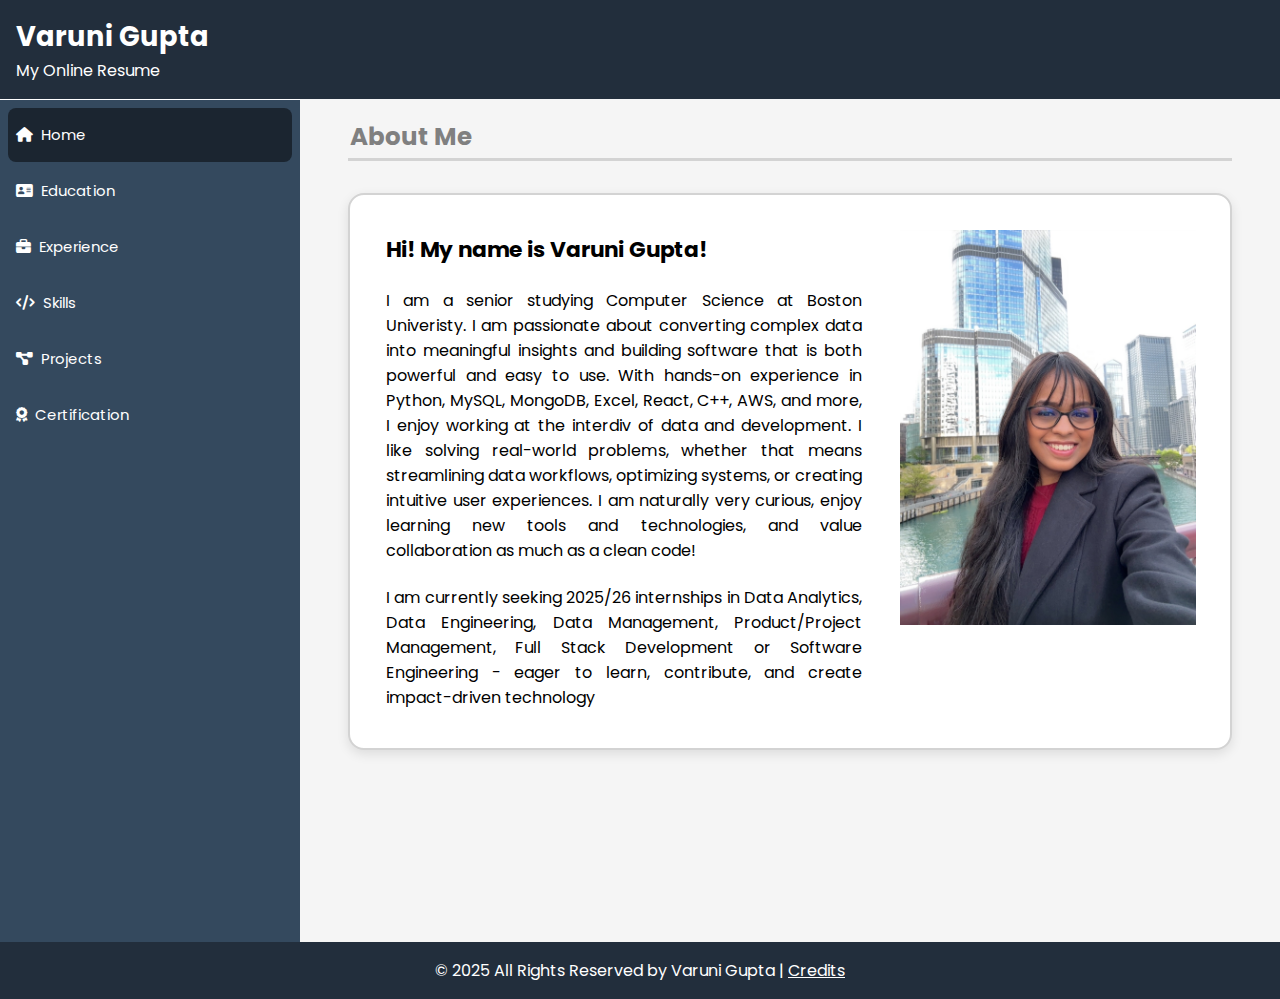
<file: index.html>
<!DOCTYPE html>
<html lang="en">
  <head>
    <meta name="viewport" content="width=device-width, initial-scale=1.0" />
    <meta charset="UTF-8" />
    <link
      rel="stylesheet"
      href="https://fonts.googleapis.com/css2?family=Poppins:wght@300;400;600&display=swap"
    />
    <link
      rel="stylesheet"
      href="https://cdnjs.cloudflare.com/ajax/libs/font-awesome/6.5.2/css/all.min.css"
    />
    <link rel="stylesheet" href="css/home.css" type="text/css" />
    <title>Varuni Gupta | Home</title>
  </head>

  <body>
    <header>
      <h1>Varuni Gupta</h1>
      <p>My Online Resume</p>
    </header>

    <div class="content-container">
      <nav class="nav-bar">
        <ul>
          <li class="nav-item nav-active">
            <i class="fa-solid fa-house"></i
            ><a href="index.html" class="nav-item-link">Home</a>
          </li>

          <li class="nav-item">
            <i class="fa-solid fa-address-card"></i
            ><a href="education.html" class="nav-item-link">Education</a>
          </li>

          <li class="nav-item">
            <i class="fa-solid fa-briefcase"></i
            ><a href="experience.html" class="nav-item-link">Experience</a>
          </li>

          <li class="nav-item">
            <i class="fa-solid fa-code"></i
            ><a href="skills.html" class="nav-item-link">Skills</a>
          </li>

          <li class="nav-item">
            <i class="fa-solid fa-diagram-project"></i
            ><a href="projects.html" class="nav-item-link">Projects</a>
          </li>

          <li class="nav-item">
            <i class="fa-solid fa-award"></i
            ><a href="certifications.html" class="nav-item-link"
              >Certification</a
            >
          </li>
        </ul>
      </nav>

      <main>
        <h2 class="page-title">About Me</h2>

        <div class="card about-div">
          <div class="about-me-content">
            <h3>Hi! My name is Varuni Gupta!</h3>
            <p>
              I am a senior studying Computer Science at Boston Univeristy. I am
              passionate about converting complex data into meaningful insights
              and building software that is both powerful and easy to use. With
              hands-on experience in Python, MySQL, MongoDB, Excel, React, C++,
              AWS, and more, I enjoy working at the interdiv of data and
              development. I like solving real-world problems, whether that
              means streamlining data workflows, optimizing systems, or creating
              intuitive user experiences. I am naturally very curious, enjoy
              learning new tools and technologies, and value collaboration as
              much as a clean code!
            </p>

            <p>
              I am currently seeking 2025/26 internships in Data Analytics, Data
              Engineering, Data Management, Product/Project Management, Full
              Stack Development or Software Engineering - eager to learn,
              contribute, and create impact-driven technology
            </p>
          </div>

          <img
            src="images/img.png"
            alt="profile picture"
            class="about-me-picture"
          />
        </div>
      </main>
    </div>

    <footer>
      &#169; 2025 All Rights Reserved by Varuni Gupta | <a href="#">Credits</a>
    </footer>
  </body>
</html>
</file>
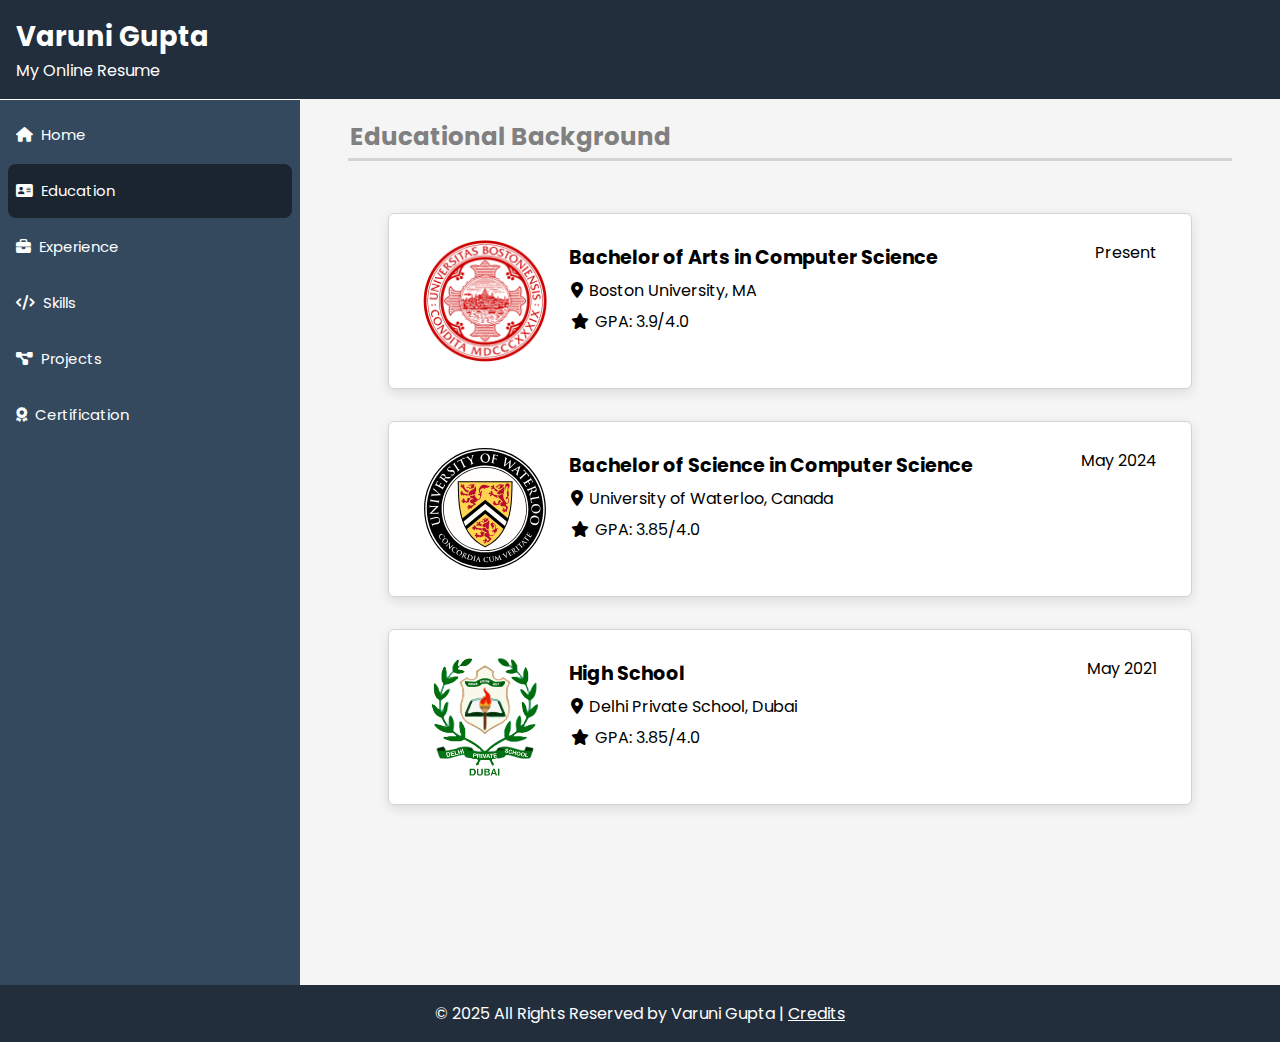
<file: education.html>
<!DOCTYPE html>
<html lang="en">
  <head>
    <meta charset="UTF-8" />
    <link
      rel="stylesheet"
      href="https://fonts.googleapis.com/css2?family=Poppins:wght@300;400;600&display=swap"
    />
    <link
      rel="stylesheet"
      href="https://cdnjs.cloudflare.com/ajax/libs/font-awesome/6.5.2/css/all.min.css"
    />
    <link rel="stylesheet" href="css/education.css" type="text/css" />
    <title>Varuni Gupta | Education</title>
  </head>

  <body>
    <header>
      <h1>Varuni Gupta</h1>
      <p>My Online Resume</p>
    </header>

    <div class="content-container">
      <nav class="nav-bar">
        <ul>
          <li class="nav-item">
            <i class="fa-solid fa-house"></i
            ><a href="index.html" class="nav-item-link">Home</a>
          </li>

          <li class="nav-item nav-active">
            <i class="fa-solid fa-address-card"></i
            ><a href="education.html" class="nav-item-link">Education</a>
          </li>

          <li class="nav-item">
            <i class="fa-solid fa-briefcase"></i
            ><a href="experience.html" class="nav-item-link">Experience</a>
          </li>

          <li class="nav-item">
            <i class="fa-solid fa-code"></i
            ><a href="skills.html" class="nav-item-link">Skills</a>
          </li>

          <li class="nav-item">
            <i class="fa-solid fa-diagram-project"></i
            ><a href="projects.html" class="nav-item-link">Projects</a>
          </li>

          <li class="nav-item">
            <i class="fa-solid fa-award"></i
            ><a href="certifications.html" class="nav-item-link"
              >Certification</a
            >
          </li>
        </ul>
      </nav>

      <main>
        <h2 class="page-title">Educational Background</h2>

        <div class="education-container">
          <!-- BU -->
          <div class="education-card">
            <div class="education-logo-name">
              <img src="images/bu.png" alt="bu logo" class="education-logo" />
              <div class="education-name">
                <h4>Bachelor of Arts in Computer Science</h4>
                <p>
                  <i class="fa-solid fa-location-dot"></i> Boston University, MA
                </p>
                <p><i class="fa-solid fa-star"></i> GPA: 3.9/4.0</p>
              </div>
            </div>
            <div>
              <p>Present</p>
            </div>
          </div>

          <!-- UW -->
          <div class="education-card">
            <div class="education-logo-name">
              <img src="svg/uw.svg" alt="uw logo" class="education-logo" />
              <div class="education-name">
                <h4>Bachelor of Science in Computer Science</h4>
                <p>
                  <i class="fa-solid fa-location-dot"></i> University of
                  Waterloo, Canada
                </p>
                <p><i class="fa-solid fa-star"></i> GPA: 3.85/4.0</p>
              </div>
            </div>
            <div>
              <p>May 2024</p>
            </div>
          </div>

          <!-- DPS -->
          <div class="education-card">
            <div class="education-logo-name">
              <img
                src="images/dpsd.png"
                alt="dpsd logo"
                class="education-logo"
              />
              <div class="education-name">
                <h4>High School</h4>
                <p>
                  <i class="fa-solid fa-location-dot"></i> Delhi Private School,
                  Dubai
                </p>
                <p><i class="fa-solid fa-star"></i> GPA: 3.85/4.0</p>
              </div>
            </div>
            <div>
              <p>May 2021</p>
            </div>
          </div>
        </div>
      </main>
    </div>

    <footer>
      &#169; 2025 All Rights Reserved by Varuni Gupta | <a href="#">Credits</a>
    </footer>
  </body>
</html>
</file>
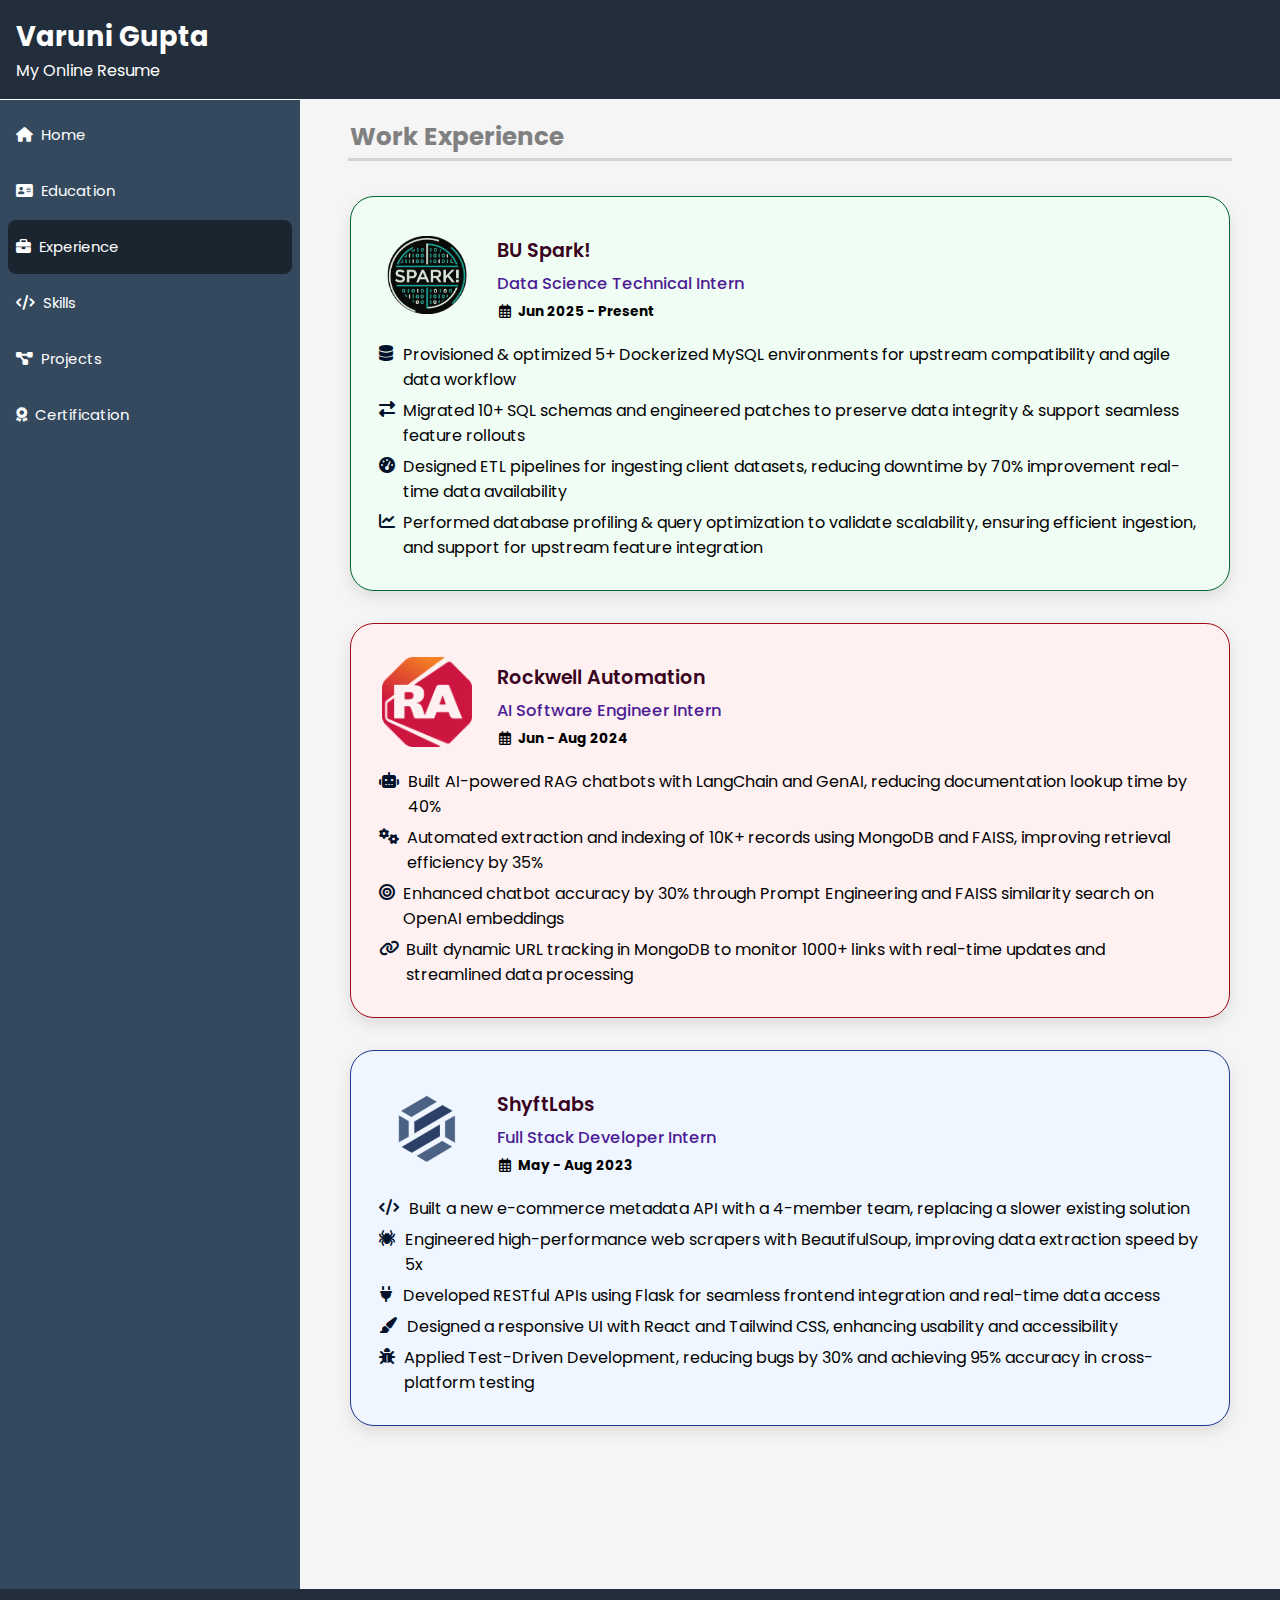
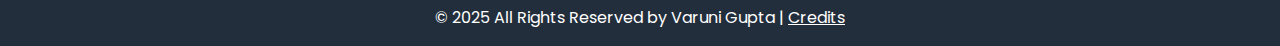
<file: experience.html>
<!DOCTYPE html>
<html lang="en">
  <head>
    <meta charset="UTF-8" />
    <link
      rel="stylesheet"
      href="https://fonts.googleapis.com/css2?family=Poppins:wght@300;400;600&display=swap"
    />
    <link
      rel="stylesheet"
      href="https://cdnjs.cloudflare.com/ajax/libs/font-awesome/6.5.2/css/all.min.css"
    />
    <link rel="stylesheet" href="css/experience.css" type="text/css" />
    <title>Varuni Gupta | Experience</title>
  </head>

  <body>
    <header>
      <h1>Varuni Gupta</h1>
      <p>My Online Resume</p>
    </header>

    <div class="content-container">
      <nav class="nav-bar">
        <ul>
          <li class="nav-item">
            <i class="fa-solid fa-house"></i
            ><a href="index.html" class="nav-item-link">Home</a>
          </li>

          <li class="nav-item">
            <i class="fa-solid fa-address-card"></i
            ><a href="education.html" class="nav-item-link">Education</a>
          </li>

          <li class="nav-item nav-active">
            <i class="fa-solid fa-briefcase"></i
            ><a href="experience.html" class="nav-item-link">Experience</a>
          </li>

          <li class="nav-item">
            <i class="fa-solid fa-code"></i
            ><a href="skills.html" class="nav-item-link">Skills</a>
          </li>

          <li class="nav-item">
            <i class="fa-solid fa-diagram-project"></i
            ><a href="projects.html" class="nav-item-link">Projects</a>
          </li>

          <li class="nav-item">
            <i class="fa-solid fa-award"></i
            ><a href="certifications.html" class="nav-item-link"
              >Certification</a
            >
          </li>
        </ul>
      </nav>

      <main>
        <h2 class="page-title">Work Experience</h2>

        <div class="experience-div">
          <!-- BU Spark! -->
          <div class="experience-card spark">
            <div class="company-header-container">
              <div class="company-logo">
                <img src="images/buspark.png" alt="spark logo" />
              </div>
              <div class="company-info">
                <h4 class="company-name">BU Spark!</h4>
                <h5 class="job-title">Data Science Technical Intern</h5>
                <h6 class="job-duration">
                  <i class="far fa-calendar-alt"></i> Jun 2025 - Present
                </h6>
              </div>
            </div>

            <ul class="job-work-list">
              <li class="job-work-list-item">
                <i class="fas fa-database"></i>
                Provisioned & optimized 5+ Dockerized MySQL environments for
                upstream compatibility and agile data workflow
              </li>
              <li class="job-work-list-item">
                <i class="fas fa-exchange-alt"></i>
                Migrated 10+ SQL schemas and engineered patches to preserve data
                integrity & support seamless feature rollouts
              </li>
              <li class="job-work-list-item">
                <i class="fas fa-tachometer-alt"></i>
                Designed ETL pipelines for ingesting client datasets, reducing
                downtime by 70% improvement real-time data availability
              </li>
              <li class="job-work-list-item">
                <i class="fas fa-chart-line"></i>
                Performed database profiling & query optimization to validate
                scalability, ensuring efficient ingestion, and support for
                upstream feature integration
              </li>
            </ul>
          </div>

          <!-- Rockwell Automation -->
          <div class="experience-card rockwell">
            <div class="company-header-container">
              <div class="company-logo">
                <img
                  src="images/rockwellautomation.png"
                  alt="rockwell automation logo"
                />
              </div>
              <div class="company-info">
                <h4 class="company-name">Rockwell Automation</h4>
                <h5 class="job-title">AI Software Engineer Intern</h5>
                <h6 class="job-duration">
                  <i class="far fa-calendar-alt"></i> Jun - Aug 2024
                </h6>
              </div>
            </div>

            <ul class="job-work-list">
              <li class="job-work-list-item">
                <i class="fas fa-robot"></i>
                Built AI-powered RAG chatbots with LangChain and GenAI, reducing
                documentation lookup time by 40%
              </li>
              <li class="job-work-list-item">
                <i class="fas fa-cogs"></i>
                Automated extraction and indexing of 10K+ records using MongoDB
                and FAISS, improving retrieval efficiency by 35%
              </li>
              <li class="job-work-list-item">
                <i class="fas fa-bullseye"></i>
                Enhanced chatbot accuracy by 30% through Prompt Engineering and
                FAISS similarity search on OpenAI embeddings
              </li>
              <li class="job-work-list-item">
                <i class="fas fa-link"></i>
                Built dynamic URL tracking in MongoDB to monitor 1000+ links
                with real-time updates and streamlined data processing
              </li>
            </ul>
          </div>

          <!-- ShyftLabs -->
          <div class="experience-card shyft">
            <div class="company-header-container">
              <div class="company-logo">
                <img src="images/shyftlabs.png" alt="shyftLabs logo" />
              </div>
              <div class="company-info">
                <h4 class="company-name">ShyftLabs</h4>
                <h5 class="job-title">Full Stack Developer Intern</h5>
                <h6 class="job-duration">
                  <i class="far fa-calendar-alt"></i> May - Aug 2023
                </h6>
              </div>
            </div>

            <ul class="job-work-list">
              <li class="job-work-list-item">
                <i class="fas fa-code"></i>
                Built a new e-commerce metadata API with a 4-member team,
                replacing a slower existing solution
              </li>
              <li class="job-work-list-item">
                <i class="fas fa-spider"></i>
                Engineered high-performance web scrapers with BeautifulSoup,
                improving data extraction speed by 5x
              </li>
              <li class="job-work-list-item">
                <i class="fas fa-plug"></i>
                Developed RESTful APIs using Flask for seamless frontend
                integration and real-time data access
              </li>
              <li class="job-work-list-item">
                <i class="fas fa-paint-brush"></i>
                Designed a responsive UI with React and Tailwind CSS, enhancing
                usability and accessibility
              </li>
              <li class="job-work-list-item">
                <i class="fas fa-bug"></i>
                Applied Test-Driven Development, reducing bugs by 30% and
                achieving 95% accuracy in cross-platform testing
              </li>
            </ul>
          </div>
        </div>
      </main>
    </div>

    <footer>
      &#169; 2025 All Rights Reserved by Varuni Gupta | <a href="#">Credits</a>
    </footer>
  </body>
</html>
</file>
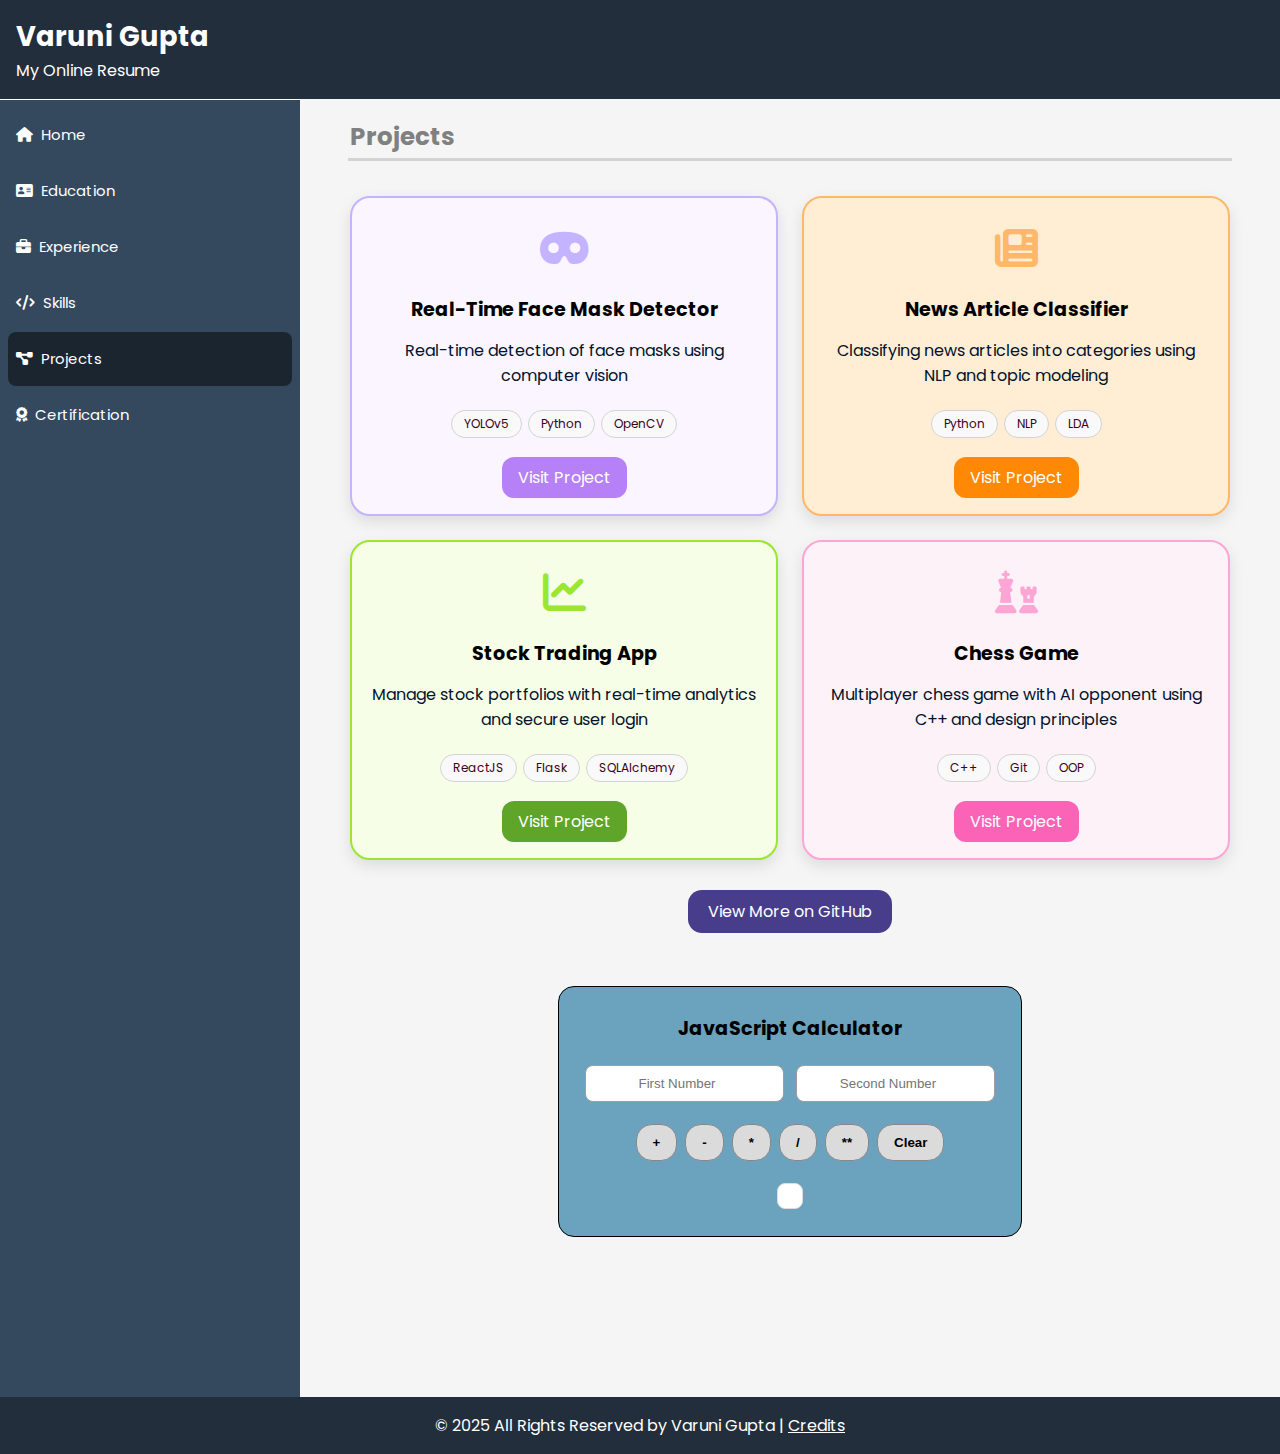
<file: projects.html>
<!DOCTYPE html>
<html lang="en">
  <head>
    <meta name="viewport" content="width=device-width, initial-scale=1.0" />
    <meta charset="UTF-8" />
    <link
      rel="stylesheet"
      href="https://fonts.googleapis.com/css2?family=Poppins:wght@300;400;600&display=swap"
      type="text/css"
    />
    <link
      rel="stylesheet"
      href="https://cdnjs.cloudflare.com/ajax/libs/font-awesome/6.5.2/css/all.min.css"
    />
    <link rel="stylesheet" href="css/projects.css" type="text/css" />
    <link rel="stylesheet" href="css/calculator.css" type="text/css" />
    <title>Varuni Gupta | Projects</title>
  </head>

  <body>
    <header>
      <h1>Varuni Gupta</h1>
      <p>My Online Resume</p>
    </header>

    <div class="content-container">
      <nav class="nav-bar">
        <ul>
          <li class="nav-item">
            <i class="fa-solid fa-house"></i
            ><a href="index.html" class="nav-item-link">Home</a>
          </li>

          <li class="nav-item">
            <i class="fa-solid fa-address-card"></i
            ><a href="education.html" class="nav-item-link">Education</a>
          </li>

          <li class="nav-item">
            <i class="fa-solid fa-briefcase"></i
            ><a href="experience.html" class="nav-item-link">Experience</a>
          </li>

          <li class="nav-item">
            <i class="fa-solid fa-code"></i
            ><a href="skills.html" class="nav-item-link">Skills</a>
          </li>

          <li class="nav-item nav-active">
            <i class="fa-solid fa-diagram-project"></i
            ><a href="projects.html" class="nav-item-link">Projects</a>
          </li>

          <li class="nav-item">
            <i class="fa-solid fa-award"></i
            ><a href="certifications.html" class="nav-item-link"
              >Certification</a
            >
          </li>
        </ul>
      </nav>

      <main>
        <h2 class="page-title">Projects</h2>

        <div class="projects-grid">
          <!-- Real Time Face Mask Detetcor -->
          <div class="project-card face">
            <div class="project-icon"><i class="fas fa-mask"></i></div>
            <h4 class="project-title">Real-Time Face Mask Detector</h4>
            <p class="project-desc">
              Real-time detection of face masks using computer vision
            </p>
            <div class="tech-stack">
              <span class="chip">YOLOv5</span>
              <span class="chip">Python</span>
              <span class="chip">OpenCV</span>
            </div>
            <a
              href="https://github.com/varuni24/Real-Time-Face-Mask-Detector"
              class="btn-project"
              >Visit Project</a
            >
          </div>

          <!-- Topic Modelling News Articles -->
          <div class="project-card topic">
            <div class="project-icon"><i class="fas fa-newspaper"></i></div>
            <h4 class="project-title">News Article Classifier</h4>
            <p class="project-desc">
              Classifying news articles into categories using NLP and topic
              modeling
            </p>
            <div class="tech-stack">
              <span class="chip">Python</span>
              <span class="chip">NLP</span>
              <span class="chip">LDA</span>
            </div>
            <a
              href="https://github.com/varuni24/Topic-Modelling"
              class="btn-project"
              >Visit Project</a
            >
          </div>

          <!-- Stock Trading App -->
          <div class="project-card stock">
            <div class="project-icon"><i class="fas fa-chart-line"></i></div>
            <h4 class="project-title">Stock Trading App</h4>
            <p class="project-desc">
              Manage stock portfolios with real-time analytics and secure user
              login
            </p>
            <div class="tech-stack">
              <span class="chip">ReactJS</span>
              <span class="chip">Flask</span>
              <span class="chip">SQLAlchemy</span>
            </div>
            <a
              href="https://github.com/varuni24/Stock-Trading-Application"
              class="btn-project"
              >Visit Project</a
            >
          </div>

          <!-- Chess-->
          <div class="project-card chess">
            <div class="project-icon"><i class="fas fa-chess"></i></div>
            <h4 class="project-title">Chess Game</h4>
            <p class="project-desc">
              Multiplayer chess game with AI opponent using C++ and design
              principles
            </p>
            <div class="tech-stack">
              <span class="chip">C++</span>
              <span class="chip">Git</span>
              <span class="chip">OOP</span>
            </div>
            <a href="https://github.com/varuni24/Chess" class="btn-project"
              >Visit Project</a
            >
          </div>
        </div>

        <div class="view-more-container">
          <a
            href="https://github.com/varuni24?tab=repositories"
            target="_blank"
            class="btn-view-more"
            >View More on GitHub</a
          >
        </div>

        <br />
        <br />

        <!-- ===== JS CALCULATOR div ===== -->
        <div class="calculator-container">
          <h4>JavaScript Calculator</h4>

          <div class="calc-inputs">
            <input type="number" id="first-number" placeholder="First Number" />
            <input
              type="number"
              id="second-number"
              placeholder="Second Number"
            />
          </div>

          <div class="calc-button-container">
            <button class="calc-button" onclick="addition()">+</button>
            <button class="calc-button" onclick="subtraction()">-</button>
            <button class="calc-button" onclick="multiplication()">*</button>
            <button class="calc-button" onclick="division()">/</button>
            <button class="calc-button" onclick="power()">**</button>
            <button class="calc-button" onclick="clearAll()">Clear</button>
          </div>

          <div class="calc-output">
            <p id="output"></p>
          </div>
        </div>
      </main>
    </div>

    <footer>
      &#169; 2025 All Rights Reserved by Varuni Gupta | <a href="#">Credits</a>
    </footer>

    <!-- ===== LINK TO CALCULATOR JS ===== -->
    <script src="js/calculator.js"></script>
  </body>
</html>
</file>
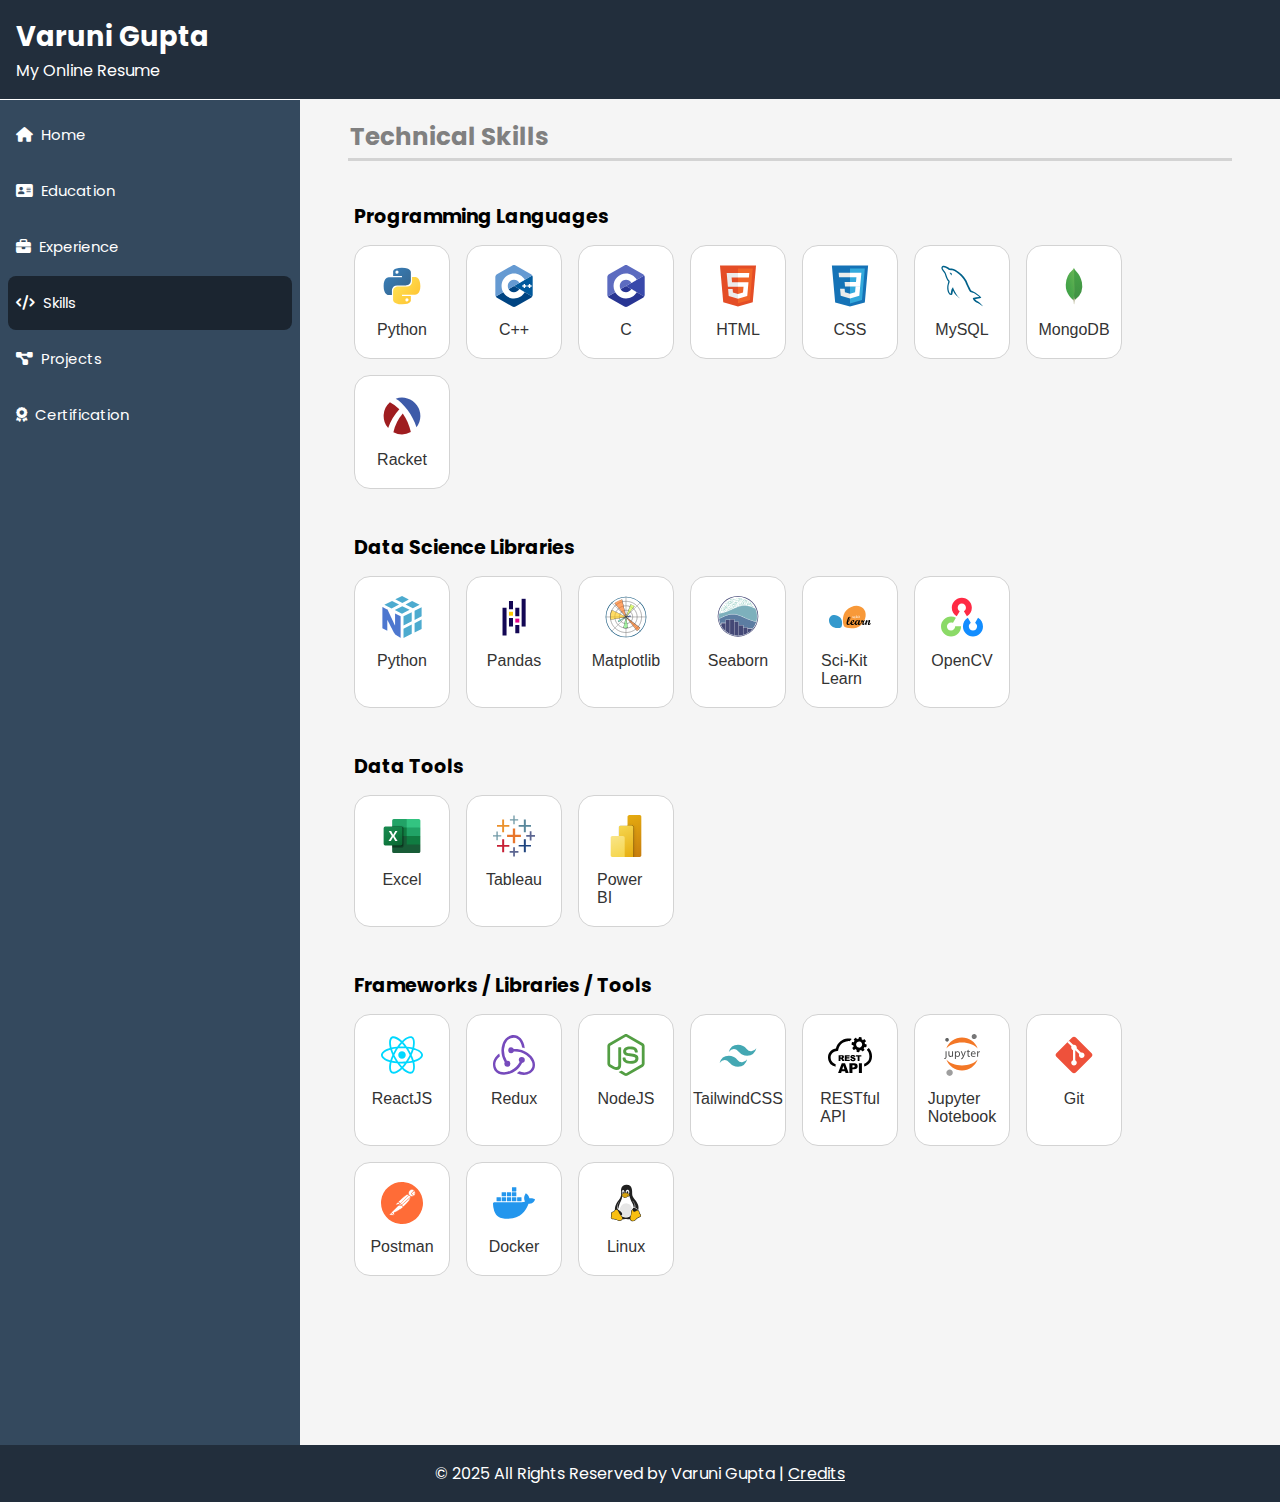
<file: skills.html>
<!DOCTYPE html>
<html lang="en">
  <head>
    <meta name="viewport" content="width=device-width, initial-scale=1.0" />
    <meta charset="UTF-8" />
    <link
      rel="stylesheet"
      href="https://fonts.googleapis.com/css2?family=Poppins:wght@300;400;600&display=swap"
    />
    <link
      rel="stylesheet"
      href="https://cdnjs.cloudflare.com/ajax/libs/font-awesome/6.5.2/css/all.min.css"
    />
    <link rel="stylesheet" href="css/skills.css" type="text/css" />
    <title>Varuni Gupta | Skills</title>
  </head>

  <body>
    <header>
      <h1>Varuni Gupta</h1>
      <p>My Online Resume</p>
    </header>

    <div class="content-container">
      <nav class="nav-bar">
        <ul>
          <li class="nav-item">
            <i class="fa-solid fa-house"></i
            ><a href="index.html" class="nav-item-link">Home</a>
          </li>

          <li class="nav-item">
            <i class="fa-solid fa-address-card"></i
            ><a href="education.html" class="nav-item-link">Education</a>
          </li>

          <li class="nav-item">
            <i class="fa-solid fa-briefcase"></i
            ><a href="experience.html" class="nav-item-link">Experience</a>
          </li>

          <li class="nav-item nav-active">
            <i class="fa-solid fa-code"></i
            ><a href="skills.html" class="nav-item-link">Skills</a>
          </li>

          <li class="nav-item">
            <i class="fa-solid fa-diagram-project"></i
            ><a href="projects.html" class="nav-item-link">Projects</a>
          </li>

          <li class="nav-item">
            <i class="fa-solid fa-award"></i
            ><a href="certifications.html" class="nav-item-link"
              >Certification</a
            >
          </li>
        </ul>
      </nav>

      <main>
        <h2 class="page-title">Technical Skills</h2>

        <div class="skills-content">
          <div class="skill-container">
            <h4>Programming Languages</h4>
            <div class="skill-list">
              <div class="skill-item">
                <img src="svg/python.svg" alt="Python" class="svg-image" />
                <span class="skill-name">Python</span>
              </div>
              <div class="skill-item">
                <img src="svg/cpp.svg" alt="CPP" class="svg-image" />
                <span class="skill-name">C++</span>
              </div>
              <div class="skill-item">
                <img src="svg/c.svg" alt="C" class="svg-image" />
                <span class="skill-name">C</span>
              </div>
              <div class="skill-item">
                <img src="svg/html5.svg" alt="HTML" class="svg-image" />
                <span class="skill-name">HTML</span>
              </div>
              <div class="skill-item">
                <img src="svg/css3.svg" alt="CSS" class="svg-image" />
                <span class="skill-name">CSS</span>
              </div>
              <div class="skill-item">
                <img src="svg/mysql.svg" alt="MySQL" class="svg-image" />
                <span class="skill-name">MySQL</span>
              </div>
              <div class="skill-item">
                <img src="svg/mongodb.svg" alt="MongoDB" class="svg-image" />
                <span class="skill-name">MongoDB</span>
              </div>
              <div class="skill-item">
                <img src="svg/racket.svg" alt="Racket" class="svg-image" />
                <span class="skill-name">Racket</span>
              </div>
            </div>
          </div>

          <div class="skill-container">
            <h4>Data Science Libraries</h4>
            <div class="skill-list">
              <div class="skill-item">
                <img src="svg/numpy.svg" alt="Numpy" class="svg-image" />
                <span class="skill-name">Python</span>
              </div>
              <div class="skill-item">
                <img src="svg/pandas.svg" alt="Pandas" class="svg-image" />
                <span class="skill-name">Pandas</span>
              </div>
              <div class="skill-item">
                <img
                  src="svg/matplotlib.svg"
                  alt="Matplotlib"
                  class="svg-image"
                />
                <span class="skill-name">Matplotlib</span>
              </div>
              <div class="skill-item">
                <img src="svg/seaborn.svg" alt="Seaborn" class="svg-image" />
                <span class="skill-name">Seaborn</span>
              </div>
              <div class="skill-item">
                <img
                  src="svg/scikit-learn.svg"
                  alt="SciKit Learn"
                  class="svg-image"
                />
                <span class="skill-name">Sci-Kit Learn</span>
              </div>
              <div class="skill-item">
                <img src="svg/opencv.svg" alt="OpenCV" class="svg-image" />
                <span class="skill-name">OpenCV</span>
              </div>
            </div>
          </div>

          <div class="skill-container">
            <h4>Data Tools</h4>
            <div class="skill-list">
              <div class="skill-item">
                <img src="svg/excel.svg" alt="Excel" class="svg-image" />
                <span class="skill-name">Excel</span>
              </div>
              <div class="skill-item">
                <img src="svg/tableau.svg" alt="Tableau" class="svg-image" />
                <span class="skill-name">Tableau</span>
              </div>
              <div class="skill-item">
                <img src="svg/power-bi.svg" alt="Power BI" class="svg-image" />
                <span class="skill-name">Power BI</span>
              </div>
            </div>
          </div>

          <div class="skill-container">
            <h4>Frameworks / Libraries / Tools</h4>
            <div class="skill-list">
              <div class="skill-item">
                <img src="svg/react.svg" alt="ReactJS" class="svg-image" />
                <span class="skill-name">ReactJS</span>
              </div>
              <div class="skill-item">
                <img src="svg/redux.svg" alt="Redux" class="svg-image" />
                <span class="skill-name">Redux</span>
              </div>
              <div class="skill-item">
                <img src="svg/nodejs.svg" alt="NodeJS" class="svg-image" />
                <span class="skill-name">NodeJS</span>
              </div>
              <div class="skill-item">
                <img
                  src="svg/tailwind.svg"
                  alt="TailwindCSS"
                  class="svg-image"
                />
                <span class="skill-name">TailwindCSS</span>
              </div>
              <div class="skill-item">
                <img
                  src="svg/rest-api.svg"
                  alt="RESTful API"
                  class="svg-image"
                />
                <span class="skill-name">RESTful API</span>
              </div>
              <div class="skill-item">
                <img
                  src="svg/jupyter.svg"
                  alt="Jupyter Notebook"
                  class="svg-image"
                />
                <span class="skill-name">Jupyter Notebook</span>
              </div>
              <div class="skill-item">
                <img src="svg/git.svg" alt="Git" class="svg-image" />
                <span class="skill-name">Git</span>
              </div>
              <div class="skill-item">
                <img src="svg/postman.svg" alt="Postman" class="svg-image" />
                <span class="skill-name">Postman</span>
              </div>
              <div class="skill-item">
                <img src="svg/docker.svg" alt="Docker" class="svg-image" />
                <span class="skill-name">Docker</span>
              </div>
              <div class="skill-item">
                <img src="svg/linux.svg" alt="Linux" class="svg-image" />
                <span class="skill-name">Linux</span>
              </div>
            </div>
          </div>
        </div>
      </main>
    </div>

    <footer>
      &#169; 2025 All Rights Reserved by Varuni Gupta | <a href="#">Credits</a>
    </footer>
  </body>
</html>
</file>
<file: css/home.css>
@import "common.css";
/* import the common styles from common.css for use here */

.about-div {
    display: flex;
    flex-direction: row;
    flex-wrap: wrap;
    justify-content: flex-start;
    align-items: flex-start;
    gap: 32px;
}

.about-me-content {
    display: flex;
    flex: 3;
    flex-direction: column;
    justify-content: flex-start;
    text-align: justify;
    gap: 16px;
    width: 100%;
}

.about-me-picture {
    flex: 1;
    width: 100%;
    max-width: 300px;
}


/* For screens 750px or smaller: */
@media (max-width: 750px) {
    .about-div {
        flex-direction: column;
        /* put the content vertically instead of side by side */
        align-items: center;
        /* center all the content */
    }
}
</file>
<file: css/education.css>
@import "common.css";
/* import the common styles from common.css for use here */

.education-container {
    display: flex;
    flex-direction: column;
    gap: 32px;
    padding: 20px 40px;
}

.education-card {
    display: flex;
    justify-content: space-between;
    flex-wrap: wrap;
    background-color: white;
    border-radius: 6px;
    /* border-radius => to get rounded edges */
    border: 1px solid lightgray;
    padding: 20px 30px;
    box-shadow: rgba(0, 0, 0, 0.1) 0 4px 12px;
    /* box-shadow => to add a soft shadow around the element
    rgba - last value means at 10% opacity
    0 - horizontal offset
    4px - vertical offset
    12px - blur amount */
}

.education-logo-name {
    display: flex;
    flex-direction: row;
    flex-wrap: wrap;
    gap: 16px;
}

.education-name {
    display: flex;
    flex-direction: column;
}

.education-logo {
    width: 128px;
    height: 128px;
}


/* For screens 750px or smaller: */
@media (max-width: 750px) {
    .education-card {
        flex-direction: column;
        /* put the school cards and text vertically instead of side by side */
        padding: 16px;
        /* reduce the padding for smaller screens */
    }

    .education-logo-name {
        flex-direction: column;
        /* put the logo and name vertically */
        align-items: center;
        /* center align the logo and name */
    }

    .education-name {
        align-items: center;
        /* center align the content */
        text-align: center;
        /* center align the text inside */
    }
}
</file>
<file: css/experience.css>
@import "common.css";
/* import the common styles from common.css for use here */

.experience-div {
    display: flex;
    flex-direction: column;
    gap: 32px;
}

.experience-card {
    display: flex;
    flex-direction: column;
    width: 100%;
    padding: 24px;
    border-radius: 24px;
    /* border-radius => to get rounded edges */
    border-width: 1px;
    border-style: solid;
    box-shadow: rgba(0, 0, 0, 0.1) 0 6px 15px;
    /* box-shadow => to add a soft shadow around the element
    rgba - last value means at 10% opacity
    0 - horizontal offset
    6px - vertical offset
    15px - blur amount */
}

.experience-card.spark {
    border-color: #016630;
    background-color: #F0FDF4;
}

.experience-card.rockwell {
    border-color: #9F0712;
    background: #FFF1F2;
}

.experience-card.shyft {
    border-color: #1C398E;
    background: #EFF6FF;
}

/* :hover => applies the correspodning styles only when user hovers over that experience div.. to make it stand out a little */
.experience-card:hover {
    transform: scale(1.03);
    /* transform => to make the card slightly bigger */
    box-shadow: rgba(2, 0, 0, 0.15) 0 12px 25px;
    /* box-shadow => to add a soft shadow around the element
    rgba → last value means at 15% opacity
    0 - horizontal offset
    12px - vertical offset
    25px - blur amount */
    cursor: pointer;
    /* cursor: pointer => to change the mouse cursor to a hand icon when user hovers over the card */
    transition: transform 0.3s ease, box-shadow 0.3s ease, filter 0.3s ease;
    /* transition => to make all these hover effects flow smoothly (ease) instead of instant change (0.3sec delay) */
    filter: brightness(1.05);
    /* filter => to make the card slightly brighter */
}

.company-header-container {
    display: flex;
    align-items: center;
    gap: 16px;
}

.company-logo img {
    width: 96px;
    height: 96px;
    object-fit: contain;
    /* object-fit: contain => keep the image’s original proportions while fitting it inside the container */
}

.company-name {
    font-weight: 600;
    color: #380220;
}

.job-title {
    font-weight: 500;
    color: #4c1d95;
}

.job-duration {
    display: flex;
    align-items: center;
    gap: 4.8px;
}

.job-work-list {
    display: flex;
    flex-direction: column;
    list-style: none;
    /* list-style: none => to remove the default bullet/number styles */
    padding-left: 0;
}

.job-work-list-item {
    display: flex;
    align-items: flex-start;
    gap: 8px;
}

.job-work-list-item i {
    color: #02122b;
    min-width: 18px;
    /* min-wdith => to ensure that the item is at least 18px wide; to avoid it from becomng too small */
    text-align: center;
}


/* For screens 750px or smaller: */
@media (max-width: 750px) {
    .experience-card {
        flex: 1 1 100%;
        /* to allow the card to grow (1st val) or shrink (2nd val) and take up full width of its container */
        max-width: 100%;
    }

    .company-header-container {
        gap: 12.8px;
        /* reduce the spacing between logo and text */
    }

    .company-logo img {
        width: 100px;
        height: 100px;
        /* smaller logo on mobile */
    }
}
</file>
<file: css/projects.css>
@import "common.css";
/* import the common styles from common.css for use here */

.projects-grid {
    display: grid;
    justify-items: center;
    align-items: stretch;
    gap: 24px;
    grid-template-columns: repeat(auto-fit, minmax(300px, 1fr));
    /* grid-template-columns => to create a responsive grid
    repeat - repeat the column prop multiple times
    auto-fit - create as many columns as it can fit in the container
    minmax(300px, 1fr) - each column is at least 300px wide, but can grow to take the whole space (1fr) */
}

.project-card {
    display: flex;
    flex-direction: column;
    align-items: center;
    width: 100%;
    border-radius: 20px;
    /* border-radius => to get rounded edges */
    padding: 16px;
    gap: 8px;
    box-shadow: rgba(0, 0, 0, 0.1) 0 6px 15px;
    /* box-shadow => to add a soft shadow around the element
    rgba - last value means at 10% opacity
    0 - horizontal offset
    6px - vertical offset
    15px - blur amount */
    border-style: solid;
    border-width: 2px;
}

.project-icon {
    font-size: calc(16px + 3vmin);
}

/* :hover => applies the correspodning styles only when user hovers over the project card.. to make it stand out a little */
.project-card:hover {
    transform: scale(1.05);
    /* transform => to make the card slightly bigger */
    box-shadow: rgba(0, 0, 0, 0.15) 0 12px 25px;
    /* box-shadow => to add a soft shadow around the element
    rgba - last value means at 15% opacity
    0 - horizontal offset
    12px - vertical offset
    25px - blur amount */
    cursor: pointer;
    /* cursor: pointer => to change the mouse cursor to a hand icon when user hovers over the card */
    filter: brightness(1.05);
    /* filter => to make the card slightly brighter */
    transition: transform 0.3s ease, box-shadow 0.3s ease, filter 0.3s ease;
    /* transition => to make all these hover effects flow smoothly (ease) instead of instant change (0.3sec delay) */
}


.project-card p {
    text-align: center;
    color: #02122b;
}

.tech-stack {
    display: flex;
    flex-wrap: wrap;
    justify-content: center;
    gap: 6px;
    margin: 8px 0;
}

.tech-stack .chip {
    background: #f9f9f9;
    color: #380220;
}

.btn-project {
    display: inline-block;
    text-decoration: none;
    /* text-decoration: none; => removes the underlines/default text decorations for links */
    color: #fff;
    padding: 8px 16px;
    border-radius: 12px;
    /* border-radius => to get rounded edges */
}

.btn-project:hover {
    transform: scale(1.05);
    /* transform => to make the card slightly bigger */
    transition: background 0.25s ease, transform 0.25s ease;
    /* transition => to make the background color and size change smoothly over 0.25 seconds */
}

.project-card.face {
    background: #FAF5FF;
    border-color: #C4B4FF;
}

.project-card.face .project-icon {
    color: #C4B4FF;
}

.project-card.face .btn-project {
    color: white;
    background-color: #B681F7;
}



.project-card.topic {
    background: #FFEDD4;
    border-color: #FFB86A;
}

.project-card.topic .project-icon {
    color: #FFB86A;
}

.project-card.topic .btn-project {
    color: white;
    background-color: #FF8904;
}



.project-card.stock {
    background: #F7FEE7;
    border-color: #9AE630;
}

.project-card.stock .project-icon {
    color: #9AE630;
}

.project-card.stock .btn-project {
    color: white;
    background-color: #5EA529;
}




.project-card.chess {
    background: #FDF2F8;
    border-color: #FDA5D5;
}

.project-card.chess .project-icon {
    color: #FDA5D5;
}

.project-card.chess .btn-project {
    color: white;
    background-color: #FB64B6;
}



.view-more-container {
    display: flex;
    justify-content: center;
    margin-top: 24px;
}

.btn-view-more {
    text-decoration: none;
    /* text-decoration: none; => to remove the default decorations */
    color: #fff;
    background: darkslateblue;
    padding: 9px 20px;
    border-radius: 14px;
    /* border-radius => to get rounded edges */
}

.btn-view-more:hover {
    transform: scale(1.05);
    /* transform => to make the button slightly bigger */
    transition: background 0.25s ease, transform 0.25s ease;
    /* transition => to make the background color and size change smoothly over 0.25 seconds */
}



/* For screens 750px or smaller: */
@media (max-width: 750px) {
    .projects-grid {
        grid-template-columns: repeat(auto-fit, minmax(275px, 1fr));
        /* grid-template-columns => to create a responsive grid for smaller screens
        repeat - repeat the column prop multiple times
        auto-fit - create as many columns as it can fit in the container
        minmax(275px, 1fr) - each column is at least 275px wide, but can grow to take the whole space (1fr) */
    }
}
</file>
<file: css/calculator.css>
@import "common.css";
/* import the common styles from common.css for use here */

.calculator-container {
    display: flex;
    flex-direction: column;
    align-items: center;
    gap: 16px;
    padding: 24px;
    border: 1px solid black;
    border-radius: 16px;
    /* border-radius => to get rounded edges */
    width: fit-content;
    max-width: 70%;
    margin: 0 auto;
    background-color: rgb(107, 162, 189);
}

.calc-inputs {
    display: flex;
    gap: 12px;
}

.calc-inputs input {
    text-align: center;
    padding: 10px;
    border: 1px solid #9E9E9E;
    border-radius: 8px;
    /* border-radius => to get rounded edges */
}

.calc-button-container {
    display: flex;
    flex-wrap: wrap;
    justify-content: center;
    gap: 8px;
}

.calc-button {
    cursor: pointer;
    /* cursor: pointer => to change the mouse cursor to a hand icon when user hovers over the button... to show its a button */
    border-radius: 16px;
    /* border-radius => to get rounded edges */
    padding: 10px 16px;
    background: #DBDBDB;
    border: 1px solid #888;
    font-weight: bold;
}


/* :hover => applies the correspodning styles only when user hovers over the button.. to make it stand out a little */
.calc-button:hover {
    background: #C4C4C4;
}

.calc-output p {
    text-align: center;
    padding: 12px;
    font-weight: 600;
    color: #02122b;
    background: #fff;
    border-radius: 8px;
    border: 1px solid #ddd;
}

.negative {
    color: red !important;
}

/* For screens 750px or smaller: */
@media (max-width: 750px) {
    .calculator-container {
        width: 100%;
        /* container takes full width */
    }

    .calc-inputs {
        flex-direction: column;
        /* put the inputs vertically, one below the other, instead of side by side */
        align-items: center;
        /* center align all in it */
    }

    .calc-inputs input {
        width: 100%;
        /* input takes full width */
        max-width: 200px;
        /* to avoid the input from becoming too wide */
    }
}
</file>
<file: css/skills.css>
@import "common.css";
/* import the common styles from common.css for use here */

.skills-content {
    display: flex;
    flex-direction: column;
    gap: 32px;
}

.skill-container {
    display: flex;
    flex-direction: column;
    gap: 8px;
}

.skill-list {
    display: flex;
    flex-direction: row;
    flex-wrap: wrap;
    gap: 16px;
}

.skill-item {
    display: flex;
    flex-direction: column;
    align-items: center;
    gap: 8px;
    width: 96px;
    background-color: white;
    border: 1px solid lightgray;
    border-radius: 16px;
    /* border-radius => to get rounded edges */
    padding: 16px;
}

.skill-item:hover {
    box-shadow: rgba(2, 0, 0, 0.15) 0 12px 25px;
    /* box-shadow => to add a soft shadow around the element
    rgba → last value means at 15% opacity
    0 - horizontal offset
    12px - vertical offset
    25px - blur amount */
    transform: scale(1.03);
    /* transform => to make the card slightly bigger*/
    transition: transform 0.3s ease, box-shadow 0.3s ease, filter 0.3s ease;
    /* transition => to make all these hover effects flow smoothly (ease) instead of instant change (0.3sec delay) */
    cursor: pointer;
    /* cursor: pointer => to change the mouse cursor to a hand icon when user hovers over the card */
    filter: brightness(1.05);
    /* filter => to make the card slightly brighter */
}

.skill-name {
    font-family: sans-serif;
    color: #333;
}

.svg-image {
    width: 48px;
    height: 48px;
}


/* For screens 750px or smaller: */
@media (max-width: 750px) {
    .skill-list {
        gap: 12px;
        /* smaller gap */
    }

    .skill-item {
        width: 80px;
        /* smaller card size */
        padding: 12px;
        /* smaller padding */
    }

    .svg-image {
        width: 40px;
        height: 40px;
        /* smaller icons */
    }
}
</file>
